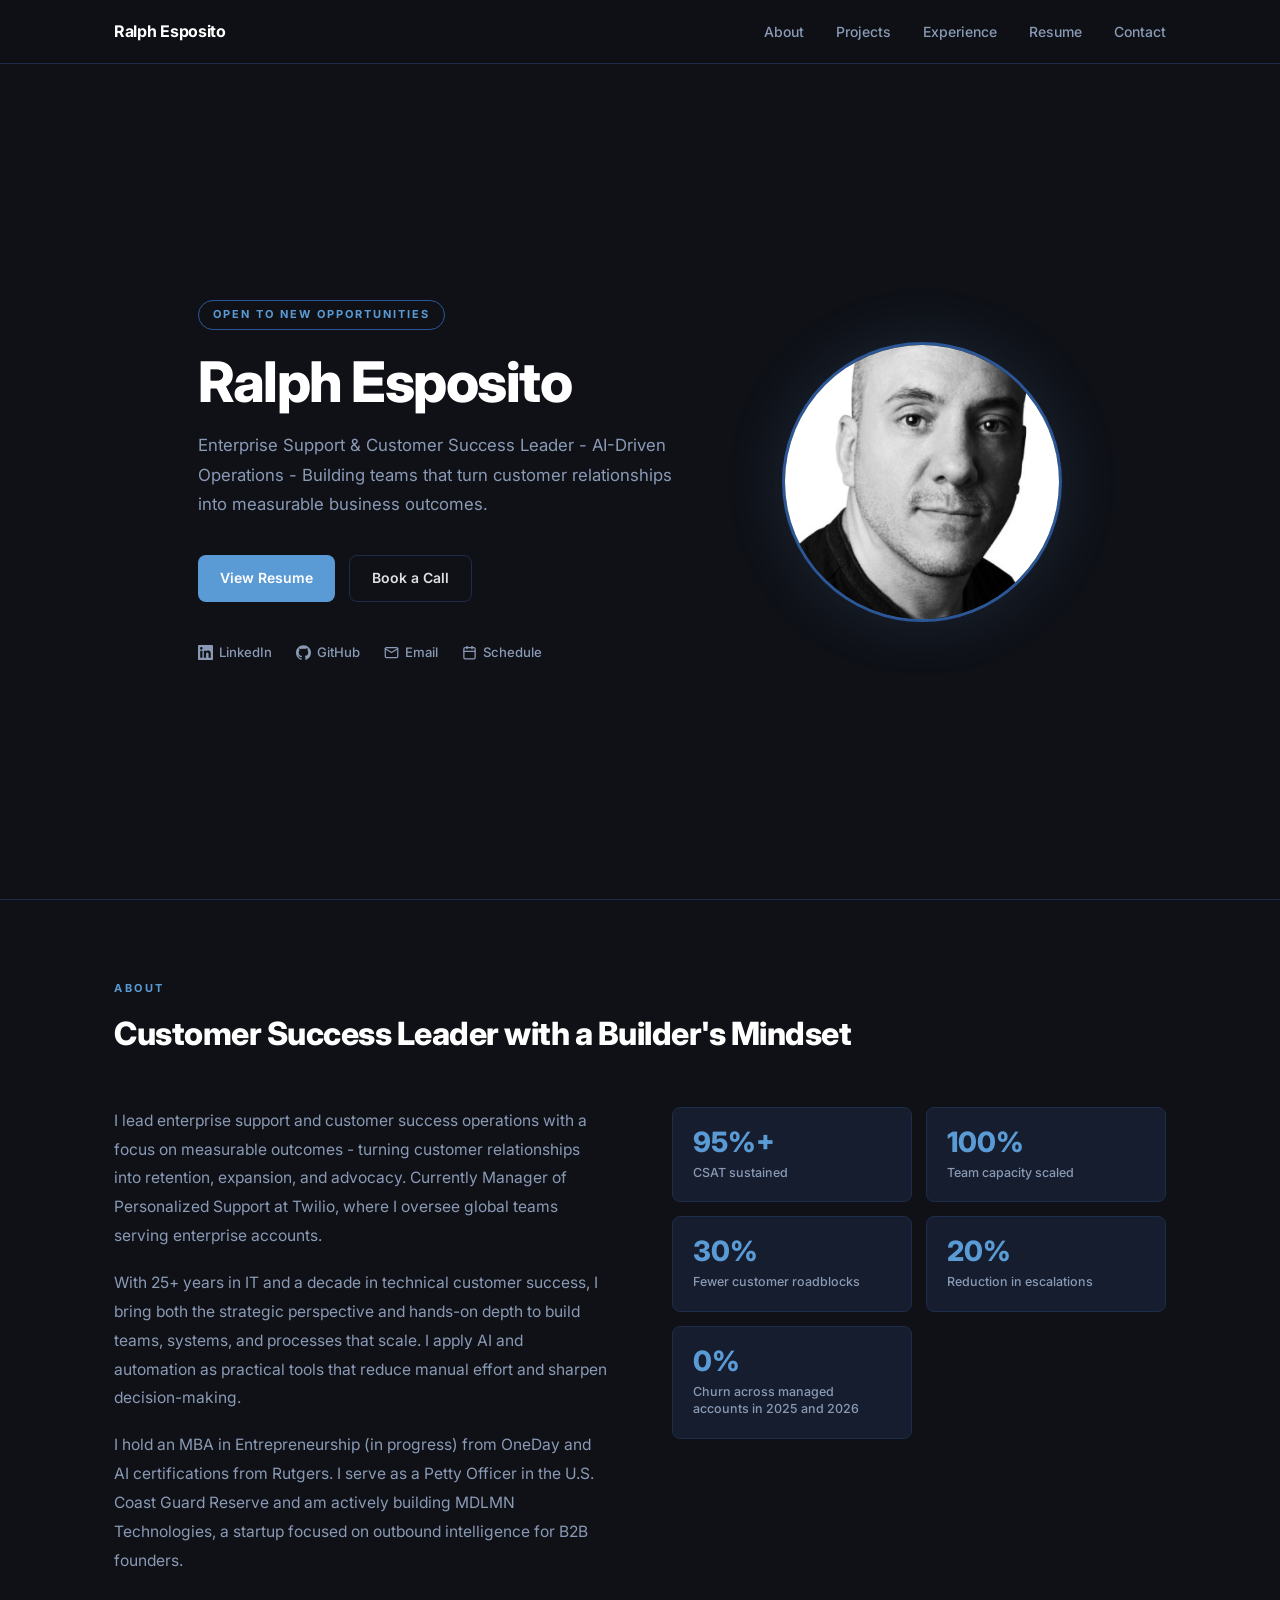
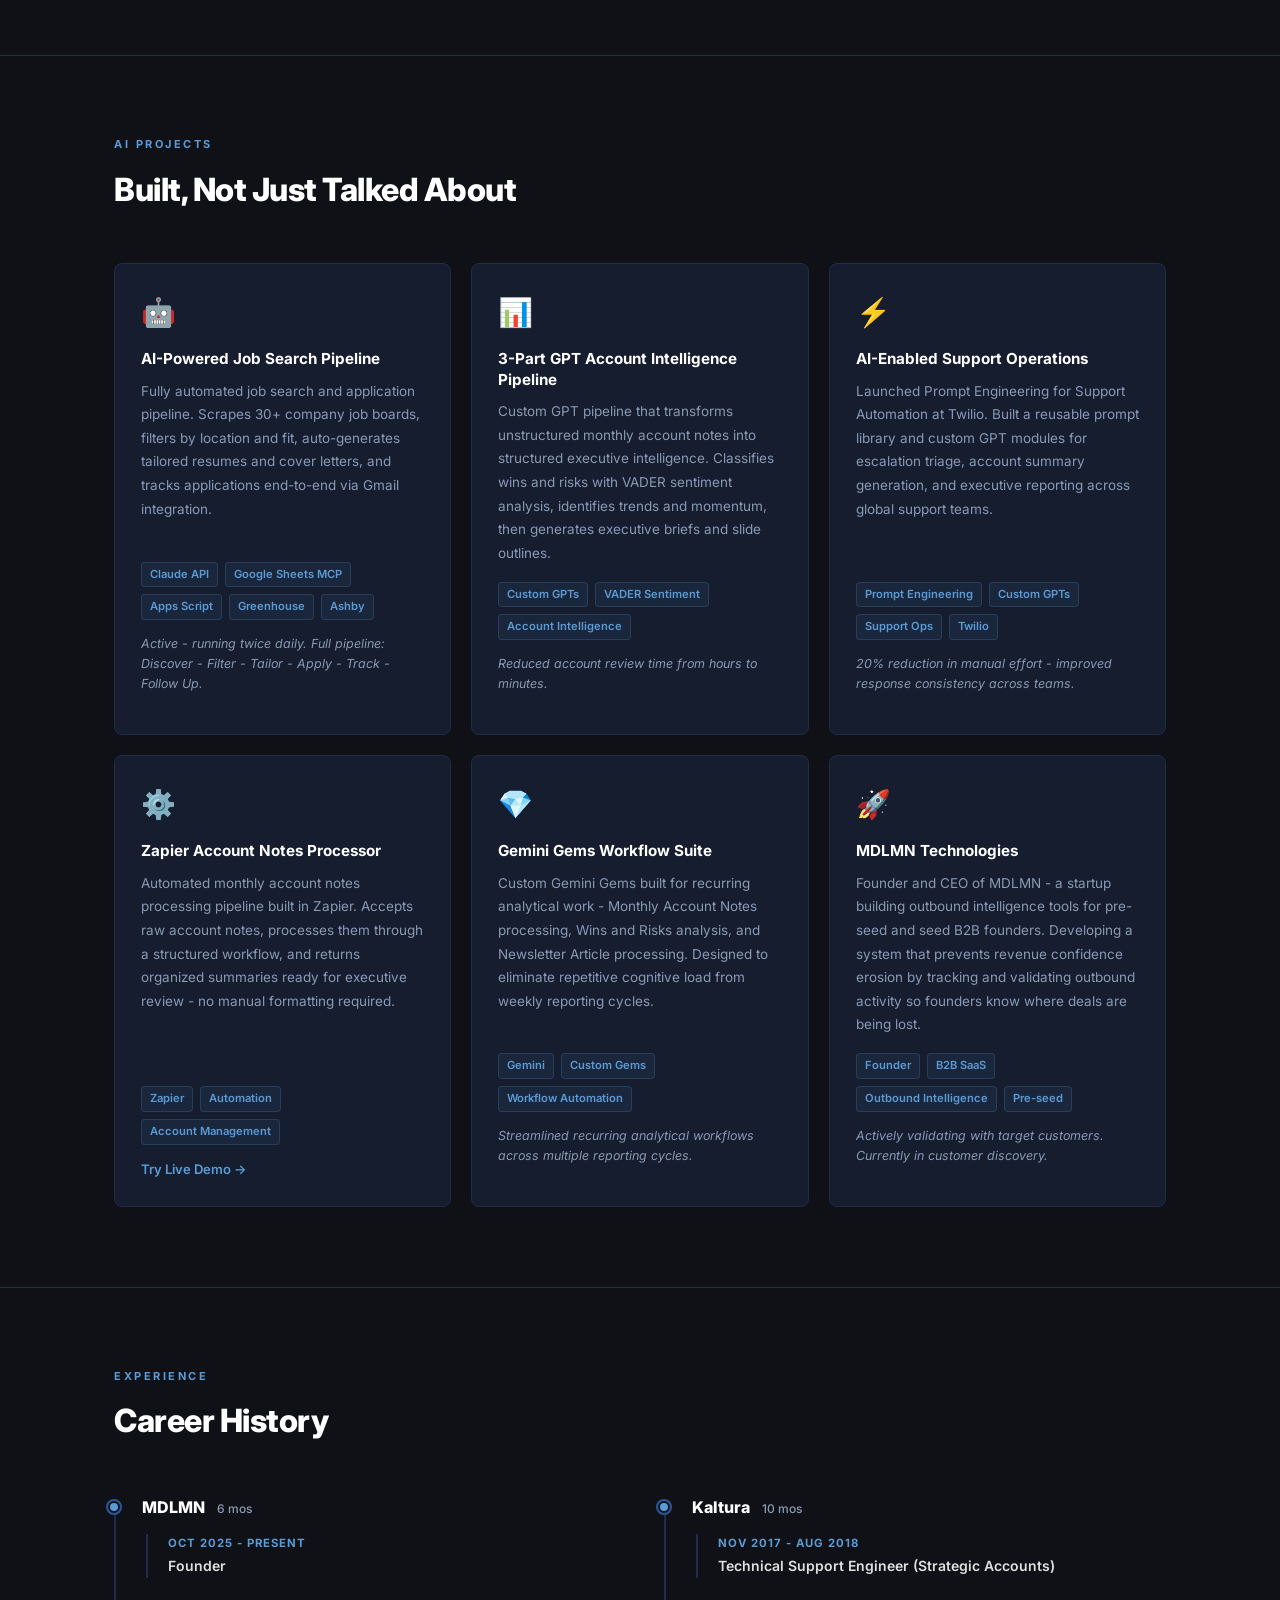
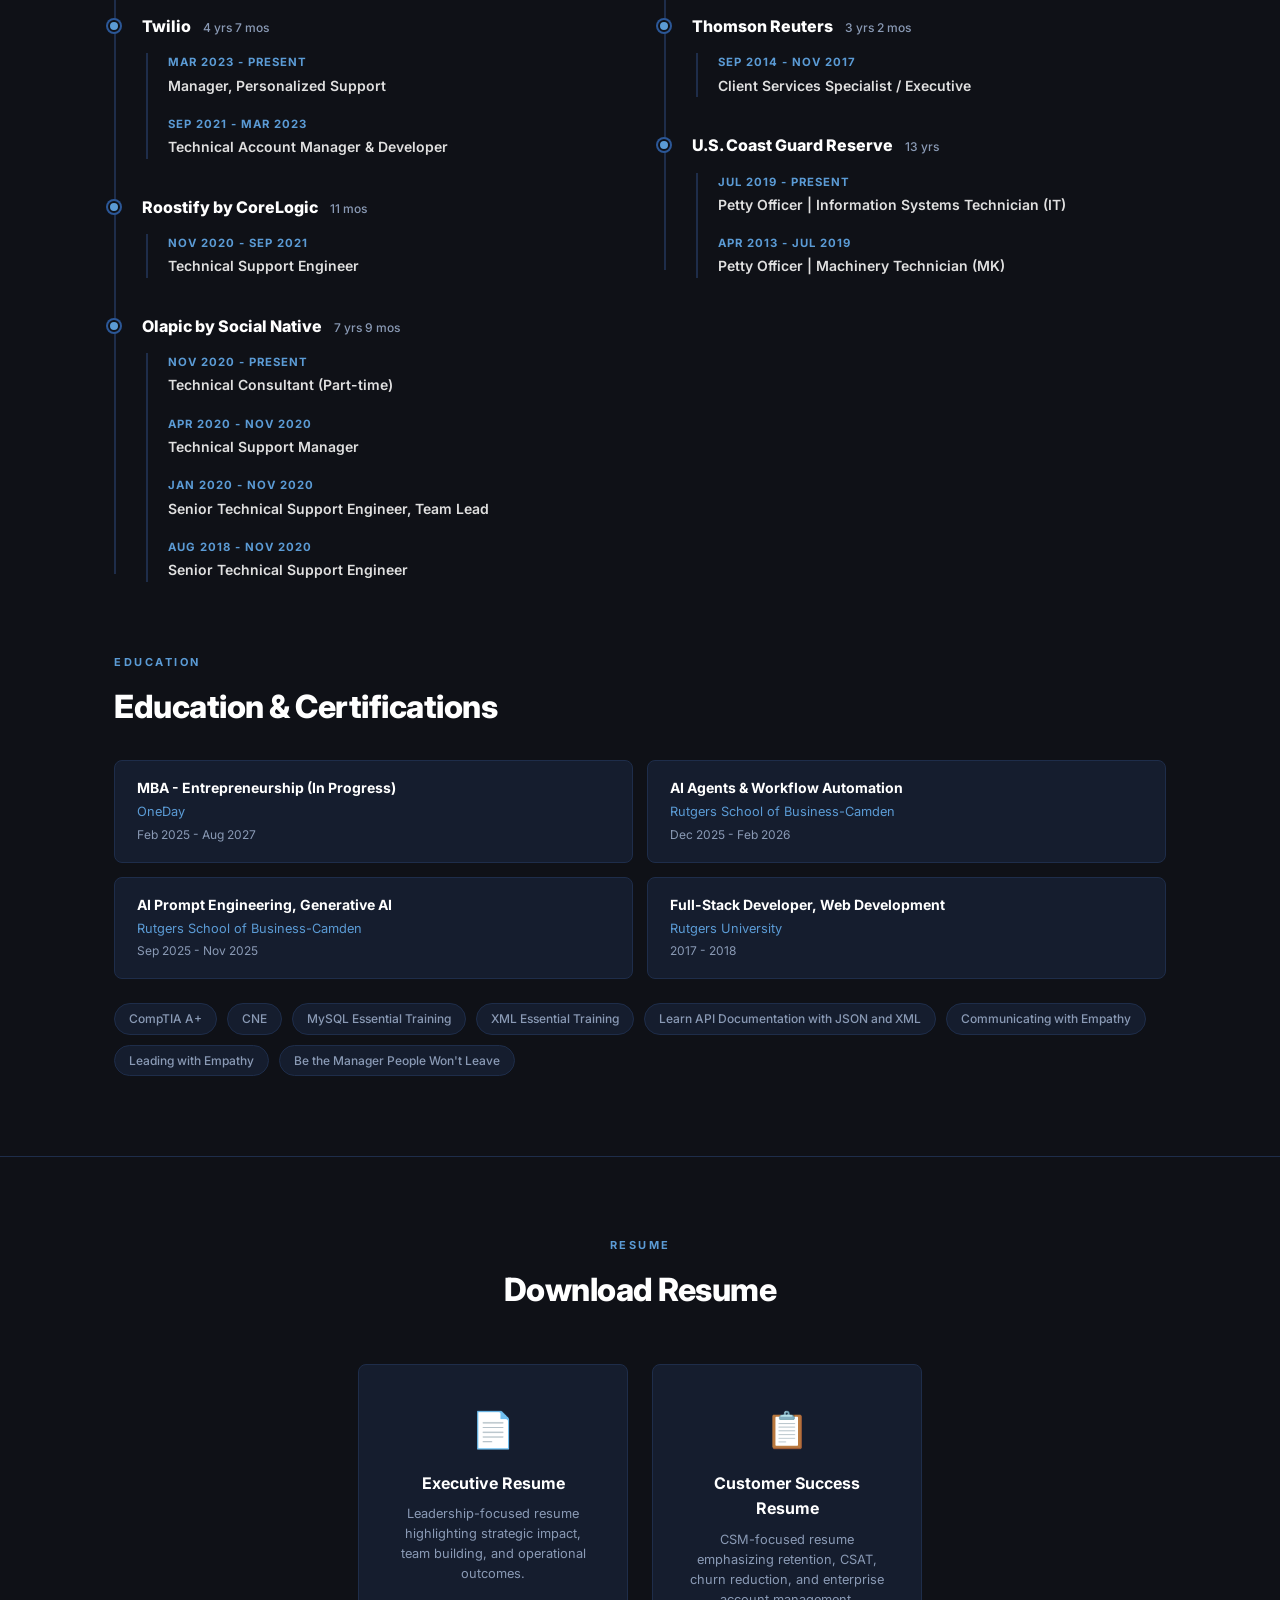
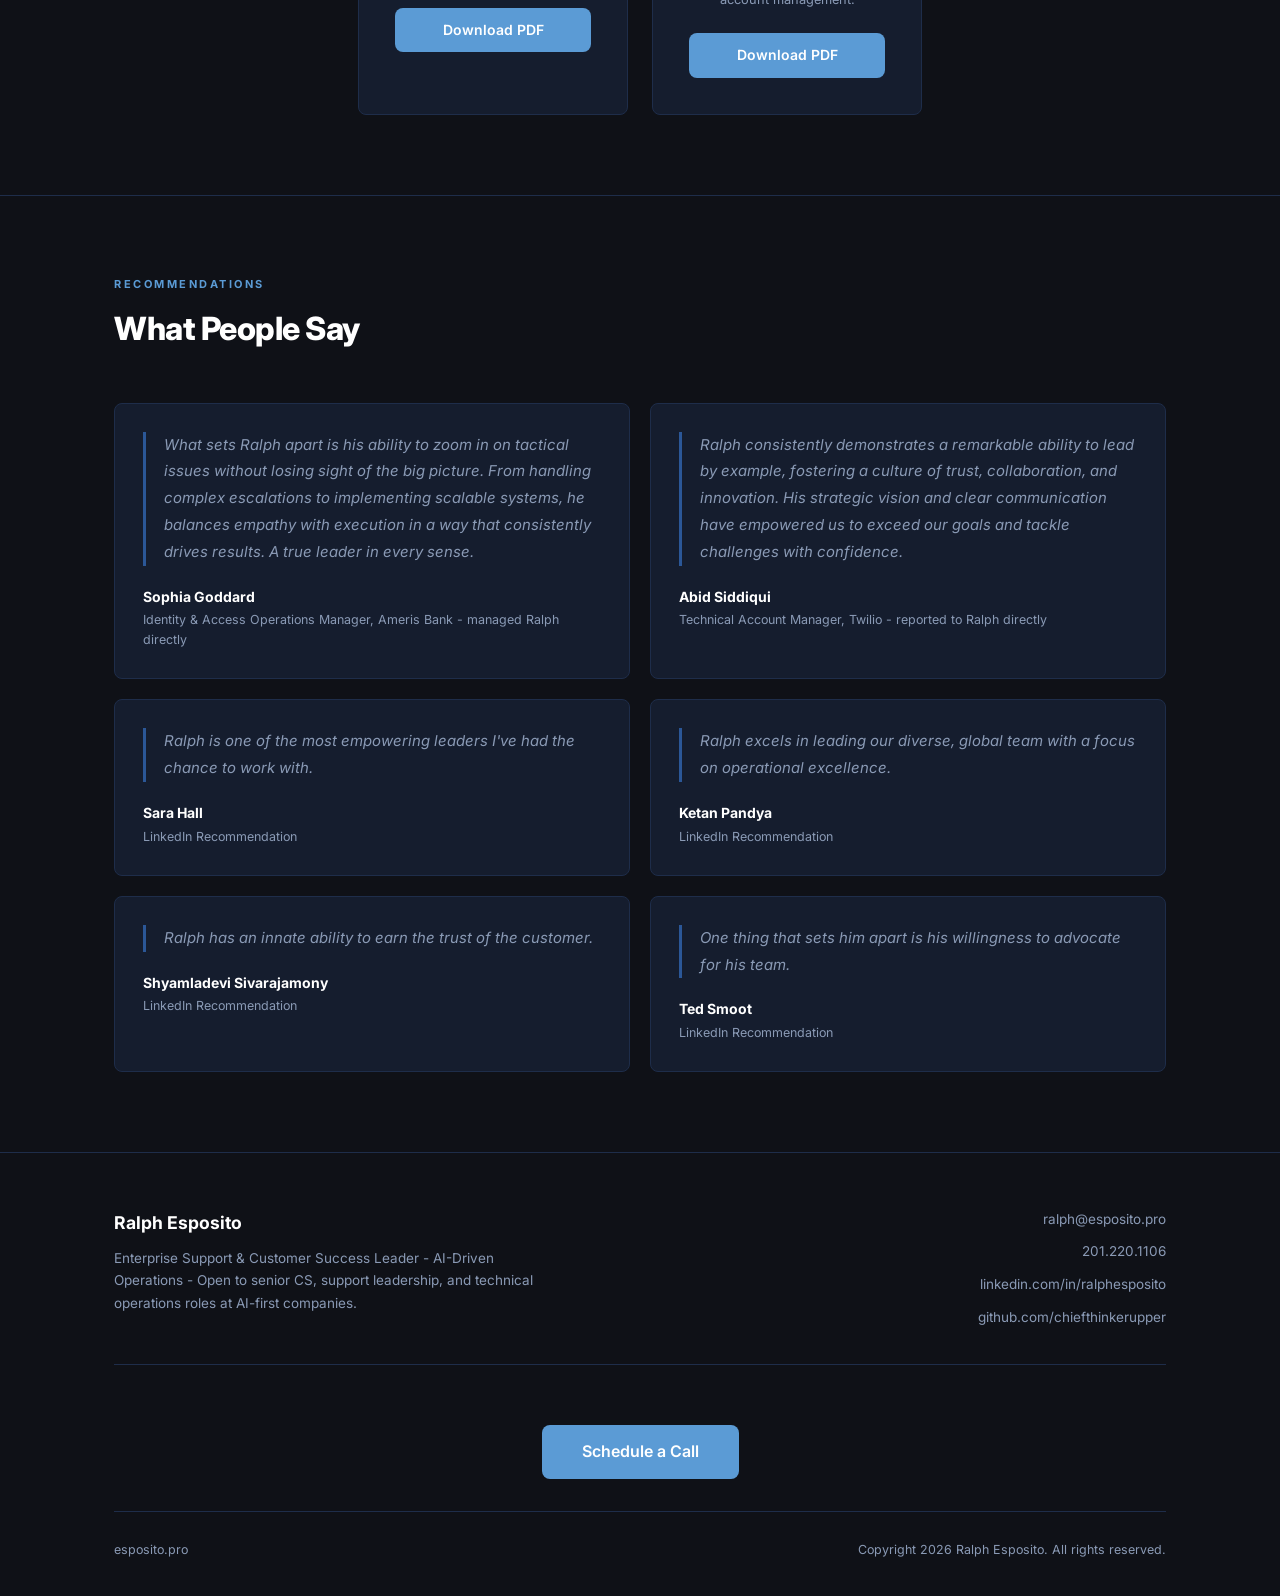
<file: index.html>
<!DOCTYPE html>
<html lang="en">
<head>
  <meta charset="UTF-8">
  <meta name="viewport" content="width=device-width, initial-scale=1.0">
  <title>Ralph Esposito | Enterprise Support & Customer Success Leader</title>
  <meta name="description" content="Customer Success and Technical Operations leader with 10+ years building global enterprise support teams. AI-driven operations, 95%+ CSAT, 0% churn 2025-2026.">
  <meta property="og:title" content="Ralph Esposito | Enterprise Support & Customer Success Leader">
  <meta property="og:description" content="Customer Success and Technical Operations leader with 10+ years building global enterprise support teams. AI-driven operations, 95%+ CSAT, 0% churn 2025-2026.">
  <meta property="og:url" content="https://esposito.pro/">
  <meta property="og:type" content="website">
  <meta property="og:image" content="https://esposito.pro/assets/images/og-image.jpg">
  <meta property="og:image:width" content="1200">
  <meta property="og:image:height" content="630">
  <link rel="icon" type="image/x-icon" href="/favicon.ico">
  <link rel="apple-touch-icon" href="/assets/images/apple-touch-icon.png">
  <link rel="canonical" href="https://esposito.pro/">
  <link rel="preconnect" href="https://fonts.googleapis.com">
  <link rel="preconnect" href="https://fonts.gstatic.com" crossorigin>
  <link href="https://fonts.googleapis.com/css2?family=Inter:wght@300;400;500;600;700;800&display=swap" rel="stylesheet">
  <link rel="stylesheet" href="assets/css/style.css">
  <!-- Person Schema -->
  <script type="application/ld+json">
  {
    "@context": "https://schema.org",
    "@type": "Person",
    "name": "Ralph Esposito",
    "url": "https://esposito.pro/",
    "image": "https://esposito.pro/assets/images/headshot.jpg",
    "email": "ralph@esposito.pro",
    "telephone": "+12012201106",
    "jobTitle": "Manager, Personalized Support",
    "description": "Customer Success and Technical Operations leader with 10+ years building global enterprise support teams. AI-driven operations, 95%+ CSAT, 0% churn 2025-2026.",
    "worksFor": {
      "@type": "Organization",
      "name": "Twilio"
    },
    "alumniOf": [
      {
        "@type": "EducationalOrganization",
        "name": "Rutgers University"
      },
      {
        "@type": "EducationalOrganization",
        "name": "OneDay"
      }
    ],
    "sameAs": [
      "https://linkedin.com/in/ralphesposito",
      "https://github.com/chiefthinkerupper"
    ]
  }
  </script>
  <!-- Google tag (gtag.js) -->
  <script async src="https://www.googletagmanager.com/gtag/js?id=G-GEFGDWLPL1"></script>
  <script>
    window.dataLayer = window.dataLayer || [];
    function gtag(){dataLayer.push(arguments);}
    gtag('js', new Date());
    gtag('config', 'G-GEFGDWLPL1');
  </script>
</head>
<body>

<!-- NAV -->
<nav>
  <div class="container nav-inner">
    <a href="#" class="nav-brand">Ralph Esposito</a>
    <ul class="nav-links">
      <li><a href="#about">About</a></li>
      <li><a href="#projects">Projects</a></li>
      <li><a href="#experience">Experience</a></li>
      <li><a href="#resume">Resume</a></li>
      <li><a href="#contact">Contact</a></li>
    </ul>
    <button class="hamburger" id="hamburger" aria-label="Open navigation menu">
      <span></span><span></span><span></span>
    </button>
  </div>
</nav>

<div class="mobile-menu" id="mobileMenu">
  <ul>
    <li><a href="#about" onclick="closeMobileMenu()">About</a></li>
    <li><a href="#projects" onclick="closeMobileMenu()">Projects</a></li>
    <li><a href="#experience" onclick="closeMobileMenu()">Experience</a></li>
    <li><a href="#resume" onclick="closeMobileMenu()">Resume</a></li>
    <li><a href="#contact" onclick="closeMobileMenu()">Contact</a></li>
  </ul>
</div>

<!-- HERO -->
<section id="hero">
  <div class="container">
    <div class="hero-inner">
      <div class="hero-text">
        <span class="hero-tag">Open to new opportunities</span>
        <h1 class="hero-name">Ralph Esposito</h1>
        <p class="hero-tagline">Enterprise Support &amp; Customer Success Leader - AI-Driven Operations - Building teams that turn customer relationships into measurable business outcomes.</p>
        <div class="hero-actions">
          <a href="#resume" class="btn-primary">View Resume</a>
          <a href="https://calendly.com/ralphesposito" target="_blank" rel="noopener noreferrer" class="btn-secondary">Book a Call</a>
        </div>
        <div class="hero-social">
          <a href="https://linkedin.com/in/ralphesposito" target="_blank" rel="noopener noreferrer">
            <svg width="15" height="15" viewBox="0 0 24 24" fill="currentColor"><path d="M20.447 20.452h-3.554v-5.569c0-1.328-.027-3.037-1.852-3.037-1.853 0-2.136 1.445-2.136 2.939v5.667H9.351V9h3.414v1.561h.046c.477-.9 1.637-1.85 3.37-1.85 3.601 0 4.267 2.37 4.267 5.455v6.286zM5.337 7.433c-1.144 0-2.063-.926-2.063-2.065 0-1.138.92-2.063 2.063-2.063 1.14 0 2.064.925 2.064 2.063 0 1.139-.925 2.065-2.064 2.065zm1.782 13.019H3.555V9h3.564v11.452zM22.225 0H1.771C.792 0 0 .774 0 1.729v20.542C0 23.227.792 24 1.771 24h20.451C23.2 24 24 23.227 24 22.271V1.729C24 .774 23.2 0 22.222 0h.003z"/></svg>
            LinkedIn
          </a>
          <a href="https://github.com/chiefthinkerupper" target="_blank" rel="noopener noreferrer">
            <svg width="15" height="15" viewBox="0 0 24 24" fill="currentColor"><path d="M12 .297c-6.63 0-12 5.373-12 12 0 5.303 3.438 9.8 8.205 11.385.6.113.82-.258.82-.577 0-.285-.01-1.04-.015-2.04-3.338.724-4.042-1.61-4.042-1.61C4.422 18.07 3.633 17.7 3.633 17.7c-1.087-.744.084-.729.084-.729 1.205.084 1.838 1.236 1.838 1.236 1.07 1.835 2.809 1.305 3.495.998.108-.776.417-1.305.76-1.605-2.665-.3-5.466-1.332-5.466-5.93 0-1.31.465-2.38 1.235-3.22-.135-.303-.54-1.523.105-3.176 0 0 1.005-.322 3.3 1.23.96-.267 1.98-.399 3-.405 1.02.006 2.04.138 3 .405 2.28-1.552 3.285-1.23 3.285-1.23.645 1.653.24 2.873.12 3.176.765.84 1.23 1.91 1.23 3.22 0 4.61-2.805 5.625-5.475 5.92.42.36.81 1.096.81 2.22 0 1.606-.015 2.896-.015 3.286 0 .315.21.69.825.57C20.565 22.092 24 17.592 24 12.297c0-6.627-5.373-12-12-12"/></svg>
            GitHub
          </a>
          <a href="mailto:ralph@esposito.pro">
            <svg width="15" height="15" viewBox="0 0 24 24" fill="none" stroke="currentColor" stroke-width="2" stroke-linecap="round" stroke-linejoin="round"><path d="M4 4h16c1.1 0 2 .9 2 2v12c0 1.1-.9 2-2 2H4c-1.1 0-2-.9-2-2V6c0-1.1.9-2 2-2z"/><polyline points="22,6 12,12 2,6"/></svg>
            Email
          </a>
          <a href="https://calendly.com/ralphesposito" target="_blank" rel="noopener noreferrer">
            <svg width="15" height="15" viewBox="0 0 24 24" fill="none" stroke="currentColor" stroke-width="2" stroke-linecap="round" stroke-linejoin="round"><rect x="3" y="4" width="18" height="18" rx="2" ry="2"/><line x1="16" y1="2" x2="16" y2="6"/><line x1="8" y1="2" x2="8" y2="6"/><line x1="3" y1="10" x2="21" y2="10"/></svg>
            Schedule
          </a>
        </div>
      </div>
      <div class="hero-image">
        <img src="assets/images/headshot.jpg" alt="Ralph Esposito" width="280" height="280" loading="eager">
      </div>
    </div>
  </div>
</section>

<!-- ABOUT -->
<section id="about">
  <div class="container">
    <p class="section-label">About</p>
    <h2 class="section-title">Customer Success Leader with a Builder's Mindset</h2>
    <div class="about-inner">
      <div class="about-text fade-in">
        <p>I lead enterprise support and customer success operations with a focus on measurable outcomes - turning customer relationships into retention, expansion, and advocacy. Currently Manager of Personalized Support at Twilio, where I oversee global teams serving enterprise accounts.</p>
        <p>With 25+ years in IT and a decade in technical customer success, I bring both the strategic perspective and hands-on depth to build teams, systems, and processes that scale. I apply AI and automation as practical tools that reduce manual effort and sharpen decision-making.</p>
        <p>I hold an MBA in Entrepreneurship (in progress) from OneDay and AI certifications from Rutgers. I serve as a Petty Officer in the U.S. Coast Guard Reserve and am actively building MDLMN Technologies, a startup focused on outbound intelligence for B2B founders.</p>
      </div>
      <div class="metrics-grid fade-in">
        <div class="metric-card">
          <div class="metric-value">95%+</div>
          <div class="metric-label">CSAT sustained</div>
        </div>
        <div class="metric-card">
          <div class="metric-value">100%</div>
          <div class="metric-label">Team capacity scaled</div>
        </div>
        <div class="metric-card">
          <div class="metric-value">30%</div>
          <div class="metric-label">Fewer customer roadblocks</div>
        </div>
        <div class="metric-card">
          <div class="metric-value">20%</div>
          <div class="metric-label">Reduction in escalations</div>
        </div>
        <div class="metric-card">
          <div class="metric-value">0%</div>
          <div class="metric-label">Churn across managed accounts in 2025 and 2026</div>
        </div>
      </div>
    </div>
  </div>
</section>

<!-- PROJECTS -->
<section id="projects">
  <div class="container">
    <p class="section-label">AI Projects</p>
    <h2 class="section-title">Built, Not Just Talked About</h2>
    <div class="projects-grid">

      <div class="project-card fade-in">
        <div class="project-icon">&#x1F916;</div>
        <h3 class="project-title">AI-Powered Job Search Pipeline</h3>
        <p class="project-desc">Fully automated job search and application pipeline. Scrapes 30+ company job boards, filters by location and fit, auto-generates tailored resumes and cover letters, and tracks applications end-to-end via Gmail integration.</p>
        <div class="project-tags">
          <span class="tag">Claude API</span>
          <span class="tag">Google Sheets MCP</span>
          <span class="tag">Apps Script</span>
          <span class="tag">Greenhouse</span>
          <span class="tag">Ashby</span>
        </div>
        <p class="project-impact">Active - running twice daily. Full pipeline: Discover - Filter - Tailor - Apply - Track - Follow Up.</p>
      </div>

      <div class="project-card fade-in">
        <div class="project-icon">&#x1F4CA;</div>
        <h3 class="project-title">3-Part GPT Account Intelligence Pipeline</h3>
        <p class="project-desc">Custom GPT pipeline that transforms unstructured monthly account notes into structured executive intelligence. Classifies wins and risks with VADER sentiment analysis, identifies trends and momentum, then generates executive briefs and slide outlines.</p>
        <div class="project-tags">
          <span class="tag">Custom GPTs</span>
          <span class="tag">VADER Sentiment</span>
          <span class="tag">Account Intelligence</span>
        </div>
        <p class="project-impact">Reduced account review time from hours to minutes.</p>
      </div>

      <div class="project-card fade-in">
        <div class="project-icon">&#x26A1;</div>
        <h3 class="project-title">AI-Enabled Support Operations</h3>
        <p class="project-desc">Launched Prompt Engineering for Support Automation at Twilio. Built a reusable prompt library and custom GPT modules for escalation triage, account summary generation, and executive reporting across global support teams.</p>
        <div class="project-tags">
          <span class="tag">Prompt Engineering</span>
          <span class="tag">Custom GPTs</span>
          <span class="tag">Support Ops</span>
          <span class="tag">Twilio</span>
        </div>
        <p class="project-impact">20% reduction in manual effort - improved response consistency across teams.</p>
      </div>

      <div class="project-card fade-in">
        <div class="project-icon">&#x2699;&#xFE0F;</div>
        <h3 class="project-title">Zapier Account Notes Processor</h3>
        <p class="project-desc">Automated monthly account notes processing pipeline built in Zapier. Accepts raw account notes, processes them through a structured workflow, and returns organized summaries ready for executive review - no manual formatting required.</p>
        <div class="project-tags">
          <span class="tag">Zapier</span>
          <span class="tag">Automation</span>
          <span class="tag">Account Management</span>
        </div>
        <a href="https://new-form-project-1474de.zapier.app/page" target="_blank" rel="noopener noreferrer" class="project-link">
          Try Live Demo &#8594;
        </a>
      </div>

      <div class="project-card fade-in">
        <div class="project-icon">&#x1F48E;</div>
        <h3 class="project-title">Gemini Gems Workflow Suite</h3>
        <p class="project-desc">Custom Gemini Gems built for recurring analytical work - Monthly Account Notes processing, Wins and Risks analysis, and Newsletter Article processing. Designed to eliminate repetitive cognitive load from weekly reporting cycles.</p>
        <div class="project-tags">
          <span class="tag">Gemini</span>
          <span class="tag">Custom Gems</span>
          <span class="tag">Workflow Automation</span>
        </div>
        <p class="project-impact">Streamlined recurring analytical workflows across multiple reporting cycles.</p>
      </div>

      <div class="project-card fade-in">
        <div class="project-icon">&#x1F680;</div>
        <h3 class="project-title">MDLMN Technologies</h3>
        <p class="project-desc">Founder and CEO of MDLMN - a startup building outbound intelligence tools for pre-seed and seed B2B founders. Developing a system that prevents revenue confidence erosion by tracking and validating outbound activity so founders know where deals are being lost.</p>
        <div class="project-tags">
          <span class="tag">Founder</span>
          <span class="tag">B2B SaaS</span>
          <span class="tag">Outbound Intelligence</span>
          <span class="tag">Pre-seed</span>
        </div>
        <p class="project-impact">Actively validating with target customers. Currently in customer discovery.</p>
      </div>

    </div>
  </div>
</section>

<!-- EXPERIENCE -->
<section id="experience">
  <div class="container">
    <p class="section-label">Experience</p>
    <h2 class="section-title">Career History</h2>
    <div class="experience-cols">
    <div class="timeline">

      <!-- MDLMN -->
      <div class="timeline-item timeline-company-group fade-in">
        <div class="timeline-dot"></div>
        <div class="timeline-company-header">
          <span class="timeline-company-name">MDLMN</span>
          <span class="timeline-company-tenure">6 mos</span>
        </div>
        <div class="timeline-subroles">
          <div class="timeline-subrole">
            <div class="timeline-subrole-date">Oct 2025 - Present</div>
            <div class="timeline-subrole-title">Founder</div>
          </div>
        </div>
      </div>

      <!-- Twilio -->
      <div class="timeline-item timeline-company-group fade-in">
        <div class="timeline-dot"></div>
        <div class="timeline-company-header">
          <span class="timeline-company-name">Twilio</span>
          <span class="timeline-company-tenure">4 yrs 7 mos</span>
        </div>
        <div class="timeline-subroles">
          <div class="timeline-subrole">
            <div class="timeline-subrole-date">Mar 2023 - Present</div>
            <div class="timeline-subrole-title">Manager, Personalized Support</div>
          </div>
          <div class="timeline-subrole">
            <div class="timeline-subrole-date">Sep 2021 - Mar 2023</div>
            <div class="timeline-subrole-title">Technical Account Manager &amp; Developer</div>
          </div>
        </div>
      </div>

      <!-- CoreLogic -->
      <div class="timeline-item timeline-company-group fade-in">
        <div class="timeline-dot"></div>
        <div class="timeline-company-header">
          <span class="timeline-company-name">Roostify by CoreLogic</span>
          <span class="timeline-company-tenure">11 mos</span>
        </div>
        <div class="timeline-subroles">
          <div class="timeline-subrole">
            <div class="timeline-subrole-date">Nov 2020 - Sep 2021</div>
            <div class="timeline-subrole-title">Technical Support Engineer</div>
          </div>
        </div>
      </div>

      <!-- Olapic -->
      <div class="timeline-item timeline-company-group fade-in">
        <div class="timeline-dot"></div>
        <div class="timeline-company-header">
          <span class="timeline-company-name">Olapic by Social Native</span>
          <span class="timeline-company-tenure">7 yrs 9 mos</span>
        </div>
        <div class="timeline-subroles">
          <div class="timeline-subrole">
            <div class="timeline-subrole-date">Nov 2020 - Present</div>
            <div class="timeline-subrole-title">Technical Consultant (Part-time)</div>
          </div>
          <div class="timeline-subrole">
            <div class="timeline-subrole-date">Apr 2020 - Nov 2020</div>
            <div class="timeline-subrole-title">Technical Support Manager</div>
          </div>
          <div class="timeline-subrole">
            <div class="timeline-subrole-date">Jan 2020 - Nov 2020</div>
            <div class="timeline-subrole-title">Senior Technical Support Engineer, Team Lead</div>
          </div>
          <div class="timeline-subrole">
            <div class="timeline-subrole-date">Aug 2018 - Nov 2020</div>
            <div class="timeline-subrole-title">Senior Technical Support Engineer</div>
          </div>
        </div>
      </div>

    </div>
    <div class="timeline">

      <!-- Kaltura -->
      <div class="timeline-item timeline-company-group fade-in">
        <div class="timeline-dot"></div>
        <div class="timeline-company-header">
          <span class="timeline-company-name">Kaltura</span>
          <span class="timeline-company-tenure">10 mos</span>
        </div>
        <div class="timeline-subroles">
          <div class="timeline-subrole">
            <div class="timeline-subrole-date">Nov 2017 - Aug 2018</div>
            <div class="timeline-subrole-title">Technical Support Engineer (Strategic Accounts)</div>
          </div>
        </div>
      </div>

      <!-- Thomson Reuters -->
      <div class="timeline-item timeline-company-group fade-in">
        <div class="timeline-dot"></div>
        <div class="timeline-company-header">
          <span class="timeline-company-name">Thomson Reuters</span>
          <span class="timeline-company-tenure">3 yrs 2 mos</span>
        </div>
        <div class="timeline-subroles">
          <div class="timeline-subrole">
            <div class="timeline-subrole-date">Sep 2014 - Nov 2017</div>
            <div class="timeline-subrole-title">Client Services Specialist / Executive</div>
          </div>
        </div>
      </div>

      <!-- U.S. Coast Guard -->
      <div class="timeline-item timeline-company-group fade-in">
        <div class="timeline-dot"></div>
        <div class="timeline-company-header">
          <span class="timeline-company-name">U.S. Coast Guard Reserve</span>
          <span class="timeline-company-tenure">13 yrs</span>
        </div>
        <div class="timeline-subroles">
          <div class="timeline-subrole">
            <div class="timeline-subrole-date">Jul 2019 - Present</div>
            <div class="timeline-subrole-title">Petty Officer | Information Systems Technician (IT)</div>
          </div>
          <div class="timeline-subrole">
            <div class="timeline-subrole-date">Apr 2013 - Jul 2019</div>
            <div class="timeline-subrole-title">Petty Officer | Machinery Technician (MK)</div>
          </div>
        </div>
      </div>

    </div>
    </div>

    <!-- Education -->
    <div class="edu-block">
      <p class="section-label">Education</p>
      <h2 class="section-title" style="margin-bottom: 28px;">Education &amp; Certifications</h2>
      <div class="education-grid">
        <div class="edu-card fade-in">
          <div class="edu-degree">MBA - Entrepreneurship (In Progress)</div>
          <div class="edu-school">OneDay</div>
          <div class="edu-year">Feb 2025 - Aug 2027</div>
        </div>
        <div class="edu-card fade-in">
          <div class="edu-degree">AI Agents &amp; Workflow Automation</div>
          <div class="edu-school">Rutgers School of Business-Camden</div>
          <div class="edu-year">Dec 2025 - Feb 2026</div>
        </div>
        <div class="edu-card fade-in">
          <div class="edu-degree">AI Prompt Engineering, Generative AI</div>
          <div class="edu-school">Rutgers School of Business-Camden</div>
          <div class="edu-year">Sep 2025 - Nov 2025</div>
        </div>
        <div class="edu-card fade-in">
          <div class="edu-degree">Full-Stack Developer, Web Development</div>
          <div class="edu-school">Rutgers University</div>
          <div class="edu-year">2017 - 2018</div>
        </div>
      </div>
      <div class="certs-row">
        <span class="cert-badge">CompTIA A+</span>
        <span class="cert-badge">CNE</span>
        <span class="cert-badge">MySQL Essential Training</span>
        <span class="cert-badge">XML Essential Training</span>
        <span class="cert-badge">Learn API Documentation with JSON and XML</span>
        <span class="cert-badge">Communicating with Empathy</span>
        <span class="cert-badge">Leading with Empathy</span>
        <span class="cert-badge">Be the Manager People Won't Leave</span>
      </div>
    </div>

  </div>
</section>

<!-- RESUME -->
<section id="resume">
  <div class="container">
    <p class="section-label">Resume</p>
    <h2 class="section-title">Download Resume</h2>
    <div class="resume-cards">
      <div class="resume-card fade-in">
        <div class="resume-icon">&#x1F4C4;</div>
        <div class="resume-card-title">Executive Resume</div>
        <div class="resume-card-desc">Leadership-focused resume highlighting strategic impact, team building, and operational outcomes.</div>
        <a href="assets/resume/RalphEsposito_Executive_Resume.pdf" download class="btn-primary" style="justify-content: center; width: 100%;">
          Download PDF
        </a>
      </div>
      <div class="resume-card fade-in">
        <div class="resume-icon">&#x1F4CB;</div>
        <div class="resume-card-title">Customer Success Resume</div>
        <div class="resume-card-desc">CSM-focused resume emphasizing retention, CSAT, churn reduction, and enterprise account management.</div>
        <a href="assets/resume/RalphEsposito_CSM_Resume.pdf" download class="btn-primary" style="justify-content: center; width: 100%;">
          Download PDF
        </a>
      </div>
    </div>
  </div>
</section>

<!-- RECOMMENDATIONS -->
<section id="recommendations">
  <div class="container">
    <p class="section-label">Recommendations</p>
    <h2 class="section-title">What People Say</h2>
    <div class="rec-grid">
      <div class="rec-card fade-in">
        <p class="rec-quote">What sets Ralph apart is his ability to zoom in on tactical issues without losing sight of the big picture. From handling complex escalations to implementing scalable systems, he balances empathy with execution in a way that consistently drives results. A true leader in every sense.</p>
        <div class="rec-author">Sophia Goddard</div>
        <div class="rec-role">Identity &amp; Access Operations Manager, Ameris Bank - managed Ralph directly</div>
      </div>
      <div class="rec-card fade-in">
        <p class="rec-quote">Ralph consistently demonstrates a remarkable ability to lead by example, fostering a culture of trust, collaboration, and innovation. His strategic vision and clear communication have empowered us to exceed our goals and tackle challenges with confidence.</p>
        <div class="rec-author">Abid Siddiqui</div>
        <div class="rec-role">Technical Account Manager, Twilio - reported to Ralph directly</div>
      </div>
      <div class="rec-card fade-in">
        <p class="rec-quote">Ralph is one of the most empowering leaders I've had the chance to work with.</p>
        <div class="rec-author">Sara Hall</div>
        <div class="rec-role">LinkedIn Recommendation</div>
      </div>
      <div class="rec-card fade-in">
        <p class="rec-quote">Ralph excels in leading our diverse, global team with a focus on operational excellence.</p>
        <div class="rec-author">Ketan Pandya</div>
        <div class="rec-role">LinkedIn Recommendation</div>
      </div>
      <div class="rec-card fade-in">
        <p class="rec-quote">Ralph has an innate ability to earn the trust of the customer.</p>
        <div class="rec-author">Shyamladevi Sivarajamony</div>
        <div class="rec-role">LinkedIn Recommendation</div>
      </div>
      <div class="rec-card fade-in">
        <p class="rec-quote">One thing that sets him apart is his willingness to advocate for his team.</p>
        <div class="rec-author">Ted Smoot</div>
        <div class="rec-role">LinkedIn Recommendation</div>
      </div>
    </div>
  </div>
</section>

<!-- FOOTER / CONTACT -->
<footer id="contact">
  <div class="container">
    <div class="footer-inner">
      <div>
        <div class="footer-brand">Ralph Esposito</div>
        <p class="footer-tagline">Enterprise Support &amp; Customer Success Leader - AI-Driven Operations - Open to senior CS, support leadership, and technical operations roles at AI-first companies.</p>
      </div>
      <div class="footer-links">
        <a href="mailto:ralph@esposito.pro">ralph@esposito.pro</a>
        <a href="tel:2012201106">201.220.1106</a>
        <a href="https://linkedin.com/in/ralphesposito" target="_blank" rel="noopener noreferrer">linkedin.com/in/ralphesposito</a>
        <a href="https://github.com/chiefthinkerupper" target="_blank" rel="noopener noreferrer">github.com/chiefthinkerupper</a>
      </div>
    </div>
    <div class="footer-cta">
      <a href="https://calendly.com/ralphesposito" target="_blank" rel="noopener noreferrer" class="btn-primary footer-cta-btn">Schedule a Call</a>
    </div>
    <div class="footer-bottom">
      <span>esposito.pro</span>
      <span>Copyright 2026 Ralph Esposito. All rights reserved.</span>
    </div>
  </div>
</footer>

<script>
  // Hamburger menu
  const hamburger = document.getElementById('hamburger');
  const mobileMenu = document.getElementById('mobileMenu');

  hamburger.addEventListener('click', () => {
    mobileMenu.classList.toggle('open');
  });

  function closeMobileMenu() {
    mobileMenu.classList.remove('open');
  }

  document.addEventListener('click', (e) => {
    if (!hamburger.contains(e.target) && !mobileMenu.contains(e.target)) {
      mobileMenu.classList.remove('open');
    }
  });

  // Fade-in on scroll
  const observer = new IntersectionObserver((entries) => {
    entries.forEach(entry => {
      if (entry.isIntersecting) {
        entry.target.classList.add('visible');
      }
    });
  }, { threshold: 0.1 });

  document.querySelectorAll('.fade-in').forEach(el => observer.observe(el));

  // Active nav highlight on scroll
  const sections = document.querySelectorAll('section[id], footer[id]');
  const navLinks = document.querySelectorAll('.nav-links a');

  const scrollObserver = new IntersectionObserver((entries) => {
    entries.forEach(entry => {
      if (entry.isIntersecting) {
        navLinks.forEach(link => link.classList.remove('active'));
        const active = document.querySelector(`.nav-links a[href="#${entry.target.id}"]`);
        if (active) active.classList.add('active');
      }
    });
  }, { threshold: 0.4 });

  sections.forEach(s => scrollObserver.observe(s));
</script>

</body>
</html>
</file>
<file: assets/css/style.css>
/* ============================================================
   esposito.pro - Portfolio Site Styles
   ============================================================ */

/* === RESET & VARIABLES === */
*, *::before, *::after { box-sizing: border-box; margin: 0; padding: 0; }

:root {
  --bg-primary:    #0f1117;
  --bg-card:       #151d2e;
  --bg-card-hover: #1a2744;
  --accent:        #5b9bd5;
  --accent-dark:   #2B5797;
  --text:          #e0e0e0;
  --text-muted:    #8a9ab5;
  --text-white:    #ffffff;
  --border:        #1e2d4a;
  --nav-h:         64px;
  --container:     1100px;
  --radius:        8px;
  --ease:          0.25s ease;
}

html { scroll-behavior: smooth; }

body {
  font-family: 'Inter', -apple-system, BlinkMacSystemFont, 'Segoe UI', sans-serif;
  background: var(--bg-primary);
  color: var(--text);
  line-height: 1.6;
  font-size: 16px;
}

a { color: var(--accent); text-decoration: none; transition: color var(--ease); }
a:hover { color: var(--text-white); }
img { max-width: 100%; display: block; }

.container {
  max-width: var(--container);
  margin: 0 auto;
  padding: 0 24px;
}

section { padding: 80px 0; border-bottom: 1px solid var(--border); }

.section-label {
  font-size: 11px;
  font-weight: 700;
  letter-spacing: 2.5px;
  text-transform: uppercase;
  color: var(--accent);
  margin-bottom: 10px;
}

.section-title {
  font-size: 2rem;
  font-weight: 800;
  color: var(--text-white);
  margin-bottom: 48px;
  letter-spacing: -0.5px;
}

/* === NAV === */
nav {
  position: sticky;
  top: 0;
  z-index: 100;
  height: var(--nav-h);
  background: rgba(15, 17, 23, 0.96);
  backdrop-filter: blur(12px);
  border-bottom: 1px solid var(--border);
}

.nav-inner {
  display: flex;
  align-items: center;
  justify-content: space-between;
  height: var(--nav-h);
}

.nav-brand {
  font-size: 1rem;
  font-weight: 700;
  color: var(--text-white);
  letter-spacing: -0.3px;
}
.nav-brand:hover { color: var(--accent); }

.nav-links {
  display: flex;
  gap: 32px;
  list-style: none;
}

.nav-links a {
  font-size: 0.875rem;
  font-weight: 500;
  color: var(--text-muted);
  transition: color var(--ease);
}
.nav-links a:hover,
.nav-links a.active { color: var(--text-white); }

.hamburger {
  display: none;
  flex-direction: column;
  gap: 5px;
  cursor: pointer;
  background: none;
  border: none;
  padding: 4px;
}
.hamburger span {
  display: block;
  width: 24px;
  height: 2px;
  background: var(--text);
  border-radius: 2px;
  transition: var(--ease);
}

.mobile-menu {
  display: none;
  position: fixed;
  top: var(--nav-h);
  left: 0; right: 0;
  background: #0d1017;
  border-bottom: 1px solid var(--border);
  padding: 28px 24px;
  z-index: 99;
}
.mobile-menu.open { display: block; }
.mobile-menu ul { list-style: none; display: flex; flex-direction: column; gap: 22px; }
.mobile-menu a { font-size: 1.05rem; font-weight: 500; color: var(--text); }
.mobile-menu a:hover { color: var(--accent); }

/* === BUTTONS === */
.btn-primary {
  display: inline-flex;
  align-items: center;
  gap: 8px;
  background: var(--accent);
  color: #fff;
  font-size: 0.875rem;
  font-weight: 600;
  padding: 11px 22px;
  border-radius: var(--radius);
  transition: background var(--ease), transform var(--ease);
}
.btn-primary:hover { background: #4a8bc4; color: #fff; transform: translateY(-1px); }

.btn-secondary {
  display: inline-flex;
  align-items: center;
  gap: 8px;
  background: transparent;
  color: var(--text);
  font-size: 0.875rem;
  font-weight: 600;
  padding: 11px 22px;
  border-radius: var(--radius);
  border: 1px solid var(--border);
  transition: border-color var(--ease), color var(--ease), transform var(--ease);
}
.btn-secondary:hover { border-color: var(--accent); color: var(--text-white); transform: translateY(-1px); }

/* === HERO === */
#hero {
  min-height: calc(100vh - var(--nav-h));
  display: flex;
  align-items: center;
  padding: 80px 0;
}

.hero-inner {
  display: grid;
  grid-template-columns: 1fr 320px;
  gap: 64px;
  align-items: center;
}

.hero-tag {
  display: inline-block;
  font-size: 11px;
  font-weight: 700;
  letter-spacing: 2px;
  text-transform: uppercase;
  color: var(--accent);
  border: 1px solid var(--accent-dark);
  border-radius: 100px;
  padding: 5px 14px;
  margin-bottom: 22px;
}

.hero-name {
  font-size: clamp(2.4rem, 5vw, 3.5rem);
  font-weight: 800;
  color: var(--text-white);
  line-height: 1.1;
  letter-spacing: -1.5px;
  margin-bottom: 18px;
}

.hero-tagline {
  font-size: 1.05rem;
  color: var(--text-muted);
  line-height: 1.75;
  max-width: 500px;
  margin-bottom: 36px;
}

.hero-actions {
  display: flex;
  gap: 14px;
  flex-wrap: wrap;
  margin-bottom: 40px;
}

.hero-social {
  display: flex;
  gap: 24px;
  flex-wrap: wrap;
  align-items: center;
}

.hero-social a {
  color: var(--text-muted);
  font-size: 0.82rem;
  font-weight: 500;
  display: flex;
  align-items: center;
  gap: 6px;
  transition: color var(--ease);
}
.hero-social a:hover { color: var(--accent); }

.hero-image { display: flex; justify-content: center; }

.hero-image img {
  width: 280px;
  height: 280px;
  border-radius: 50%;
  object-fit: cover;
  border: 3px solid var(--accent-dark);
  box-shadow: 0 0 60px rgba(91, 155, 213, 0.15);
}

/* === ABOUT === */
.about-inner {
  display: grid;
  grid-template-columns: 1fr 1fr;
  gap: 64px;
  align-items: start;
}

.about-text p {
  font-size: 0.975rem;
  color: var(--text-muted);
  line-height: 1.85;
  margin-bottom: 18px;
}
.about-text p:last-child { margin-bottom: 0; }

.metrics-grid {
  display: grid;
  grid-template-columns: 1fr 1fr;
  gap: 14px;
}

.metric-card {
  background: var(--bg-card);
  border: 1px solid var(--border);
  border-radius: var(--radius);
  padding: 20px;
  transition: border-color var(--ease);
}
.metric-card:hover { border-color: var(--accent); }

.metric-value {
  font-size: 1.75rem;
  font-weight: 800;
  color: var(--accent);
  line-height: 1;
  margin-bottom: 8px;
}

.metric-label {
  font-size: 0.78rem;
  color: var(--text-muted);
  font-weight: 500;
  line-height: 1.4;
}

/* === PROJECTS === */
.projects-grid {
  display: grid;
  grid-template-columns: repeat(3, 1fr);
  gap: 20px;
}

.project-card {
  background: var(--bg-card);
  border: 1px solid var(--border);
  border-radius: var(--radius);
  padding: 26px;
  display: flex;
  flex-direction: column;
  transition: border-color var(--ease), transform var(--ease);
}
.project-card:hover { border-color: var(--accent); transform: translateY(-2px); }

.project-icon { font-size: 1.75rem; margin-bottom: 14px; }

.project-title {
  font-size: 0.95rem;
  font-weight: 700;
  color: var(--text-white);
  margin-bottom: 10px;
  line-height: 1.35;
}

.project-desc {
  font-size: 0.845rem;
  color: var(--text-muted);
  line-height: 1.75;
  flex: 1;
  margin-bottom: 16px;
}

.project-tags {
  display: flex;
  flex-wrap: wrap;
  gap: 7px;
  margin-bottom: 14px;
}

.tag {
  font-size: 0.7rem;
  font-weight: 600;
  color: var(--accent);
  background: rgba(91, 155, 213, 0.08);
  border: 1px solid rgba(91, 155, 213, 0.2);
  border-radius: 4px;
  padding: 3px 8px;
}

.project-impact {
  font-size: 0.78rem;
  color: var(--text-muted);
  font-style: italic;
  margin-bottom: 14px;
}

.project-link {
  display: inline-flex;
  align-items: center;
  gap: 6px;
  font-size: 0.82rem;
  font-weight: 600;
  color: var(--accent);
  margin-top: auto;
  transition: gap var(--ease), color var(--ease);
}
.project-link:hover { gap: 10px; color: var(--text-white); }

/* === EXPERIENCE === */
.experience-cols {
  display: grid;
  grid-template-columns: 1fr 1fr;
  gap: 48px;
  align-items: start;
}

.timeline { position: relative; padding-left: 28px; }

.timeline::before {
  content: '';
  position: absolute;
  left: 0; top: 8px; bottom: 8px;
  width: 2px;
  background: var(--border);
}

.timeline-item { position: relative; padding-bottom: 32px; }
.timeline-item:last-child { padding-bottom: 0; }

.timeline-dot {
  position: absolute;
  left: -34px;
  top: 6px;
  width: 12px;
  height: 12px;
  border-radius: 50%;
  background: var(--accent);
  border: 2px solid var(--bg-primary);
  box-shadow: 0 0 0 2px var(--accent-dark);
}

.timeline-date {
  font-size: 0.72rem;
  font-weight: 700;
  color: var(--accent);
  text-transform: uppercase;
  letter-spacing: 1px;
  margin-bottom: 3px;
}

.timeline-role {
  font-size: 0.925rem;
  font-weight: 700;
  color: var(--text-white);
  margin-bottom: 2px;
}

.timeline-company {
  font-size: 0.845rem;
  color: var(--text-muted);
}

/* === NESTED COMPANY TIMELINE === */
.timeline-company-group {
  position: relative;
  padding-bottom: 36px;
}
.timeline-company-group:last-child { padding-bottom: 0; }

.timeline-company-header {
  display: flex;
  align-items: baseline;
  gap: 12px;
  margin-bottom: 14px;
}

.timeline-company-name {
  font-size: 1rem;
  font-weight: 800;
  color: var(--text-white);
}

.timeline-company-tenure {
  font-size: 0.75rem;
  color: var(--text-muted);
  font-weight: 500;
}

.timeline-subroles {
  padding-left: 20px;
  border-left: 2px solid var(--border);
  margin-left: 4px;
}

.timeline-subrole {
  padding-bottom: 18px;
}
.timeline-subrole:last-child { padding-bottom: 0; }

.timeline-subrole-date {
  font-size: 0.71rem;
  font-weight: 700;
  color: var(--accent);
  text-transform: uppercase;
  letter-spacing: 1px;
  margin-bottom: 3px;
}

.timeline-subrole-title {
  font-size: 0.875rem;
  font-weight: 600;
  color: var(--text);
}

/* === EDUCATION (inside Experience) === */
.edu-block { margin-top: 72px; }

.education-grid {
  display: grid;
  grid-template-columns: repeat(2, 1fr);
  gap: 14px;
  margin-bottom: 24px;
}

.edu-card {
  background: var(--bg-card);
  border: 1px solid var(--border);
  border-radius: var(--radius);
  padding: 18px 22px;
  transition: border-color var(--ease);
}
.edu-card:hover { border-color: var(--accent); }

.edu-degree {
  font-size: 0.875rem;
  font-weight: 700;
  color: var(--text-white);
  margin-bottom: 4px;
  line-height: 1.35;
}

.edu-school {
  font-size: 0.8rem;
  color: var(--accent);
  margin-bottom: 2px;
}

.edu-year { font-size: 0.75rem; color: var(--text-muted); }

.certs-row {
  display: flex;
  flex-wrap: wrap;
  gap: 10px;
}

.cert-badge {
  font-size: 0.75rem;
  font-weight: 500;
  color: var(--text-muted);
  background: var(--bg-card);
  border: 1px solid var(--border);
  border-radius: 100px;
  padding: 5px 14px;
}

/* === RESUME === */
#resume { text-align: center; }

.resume-cards {
  display: flex;
  gap: 24px;
  justify-content: center;
  flex-wrap: wrap;
}

.resume-card {
  background: var(--bg-card);
  border: 1px solid var(--border);
  border-radius: var(--radius);
  padding: 36px 36px;
  width: 270px;
  transition: border-color var(--ease), transform var(--ease);
}
.resume-card:hover { border-color: var(--accent); transform: translateY(-2px); }

.resume-icon { font-size: 2.2rem; margin-bottom: 14px; }
.resume-card-title { font-size: 1rem; font-weight: 700; color: var(--text-white); margin-bottom: 8px; }
.resume-card-desc { font-size: 0.8rem; color: var(--text-muted); margin-bottom: 24px; line-height: 1.55; }

/* === RECOMMENDATIONS === */
.rec-grid {
  display: grid;
  grid-template-columns: repeat(2, 1fr);
  gap: 20px;
}

.rec-card {
  background: var(--bg-card);
  border: 1px solid var(--border);
  border-radius: var(--radius);
  padding: 28px;
  transition: border-color var(--ease);
}
.rec-card:hover { border-color: var(--accent); }

.rec-quote {
  font-size: 0.935rem;
  color: var(--text-muted);
  line-height: 1.8;
  font-style: italic;
  margin-bottom: 20px;
  padding-left: 18px;
  border-left: 3px solid var(--accent-dark);
}

.rec-author { font-size: 0.875rem; font-weight: 700; color: var(--text-white); }
.rec-role { font-size: 0.78rem; color: var(--text-muted); margin-top: 2px; }

/* === FOOTER === */
footer {
  padding: 56px 0 36px;
  border-top: none;
}

.footer-inner {
  display: grid;
  grid-template-columns: 1fr auto;
  gap: 48px;
  align-items: start;
  padding-bottom: 36px;
  margin-bottom: 28px;
  border-bottom: 1px solid var(--border);
}

.footer-brand { font-size: 1.1rem; font-weight: 700; color: var(--text-white); margin-bottom: 10px; }

.footer-tagline {
  font-size: 0.845rem;
  color: var(--text-muted);
  max-width: 420px;
  line-height: 1.65;
}

.footer-links {
  display: flex;
  flex-direction: column;
  gap: 11px;
  align-items: flex-end;
}

.footer-links a { font-size: 0.845rem; color: var(--text-muted); }
.footer-links a:hover { color: var(--accent); }

.footer-cta {
  text-align: center;
  padding: 32px 0;
  border-bottom: 1px solid var(--border);
  margin-bottom: 28px;
}

.footer-cta-btn {
  font-size: 1rem;
  padding: 14px 40px;
  color: #fff !important;
}

.footer-bottom {
  display: flex;
  justify-content: space-between;
  align-items: center;
  font-size: 0.78rem;
  color: var(--text-muted);
}

/* === FADE-IN ANIMATION === */
.fade-in {
  opacity: 0;
  transform: translateY(18px);
  transition: opacity 0.55s ease, transform 0.55s ease;
}
.fade-in.visible { opacity: 1; transform: translateY(0); }

/* === RESPONSIVE === */
@media (max-width: 900px) {
  .projects-grid { grid-template-columns: repeat(2, 1fr); }
  .experience-cols { grid-template-columns: 1fr; }
}

@media (max-width: 768px) {
  .nav-links { display: none; }
  .hamburger { display: flex; }

  .hero-inner { grid-template-columns: 1fr; text-align: center; gap: 40px; }
  .hero-image { order: -1; }
  .hero-image img { width: 200px; height: 200px; }
  .hero-tagline { max-width: 100%; }
  .hero-actions { justify-content: center; }
  .hero-social { justify-content: center; }

  .about-inner { grid-template-columns: 1fr; gap: 40px; }
  .projects-grid { grid-template-columns: 1fr; }
  .education-grid { grid-template-columns: 1fr; }
  .rec-grid { grid-template-columns: 1fr; }
  .resume-cards { flex-direction: column; align-items: center; }
  .footer-inner { grid-template-columns: 1fr; }
  .footer-links { align-items: flex-start; }
  .footer-bottom { flex-direction: column; gap: 8px; text-align: center; }

  section { padding: 60px 0; }
  .section-title { font-size: 1.65rem; margin-bottom: 36px; }
}

@media (max-width: 480px) {
  .metrics-grid { grid-template-columns: 1fr 1fr; }
  .hero-actions { flex-direction: column; align-items: center; }
}
</file>
